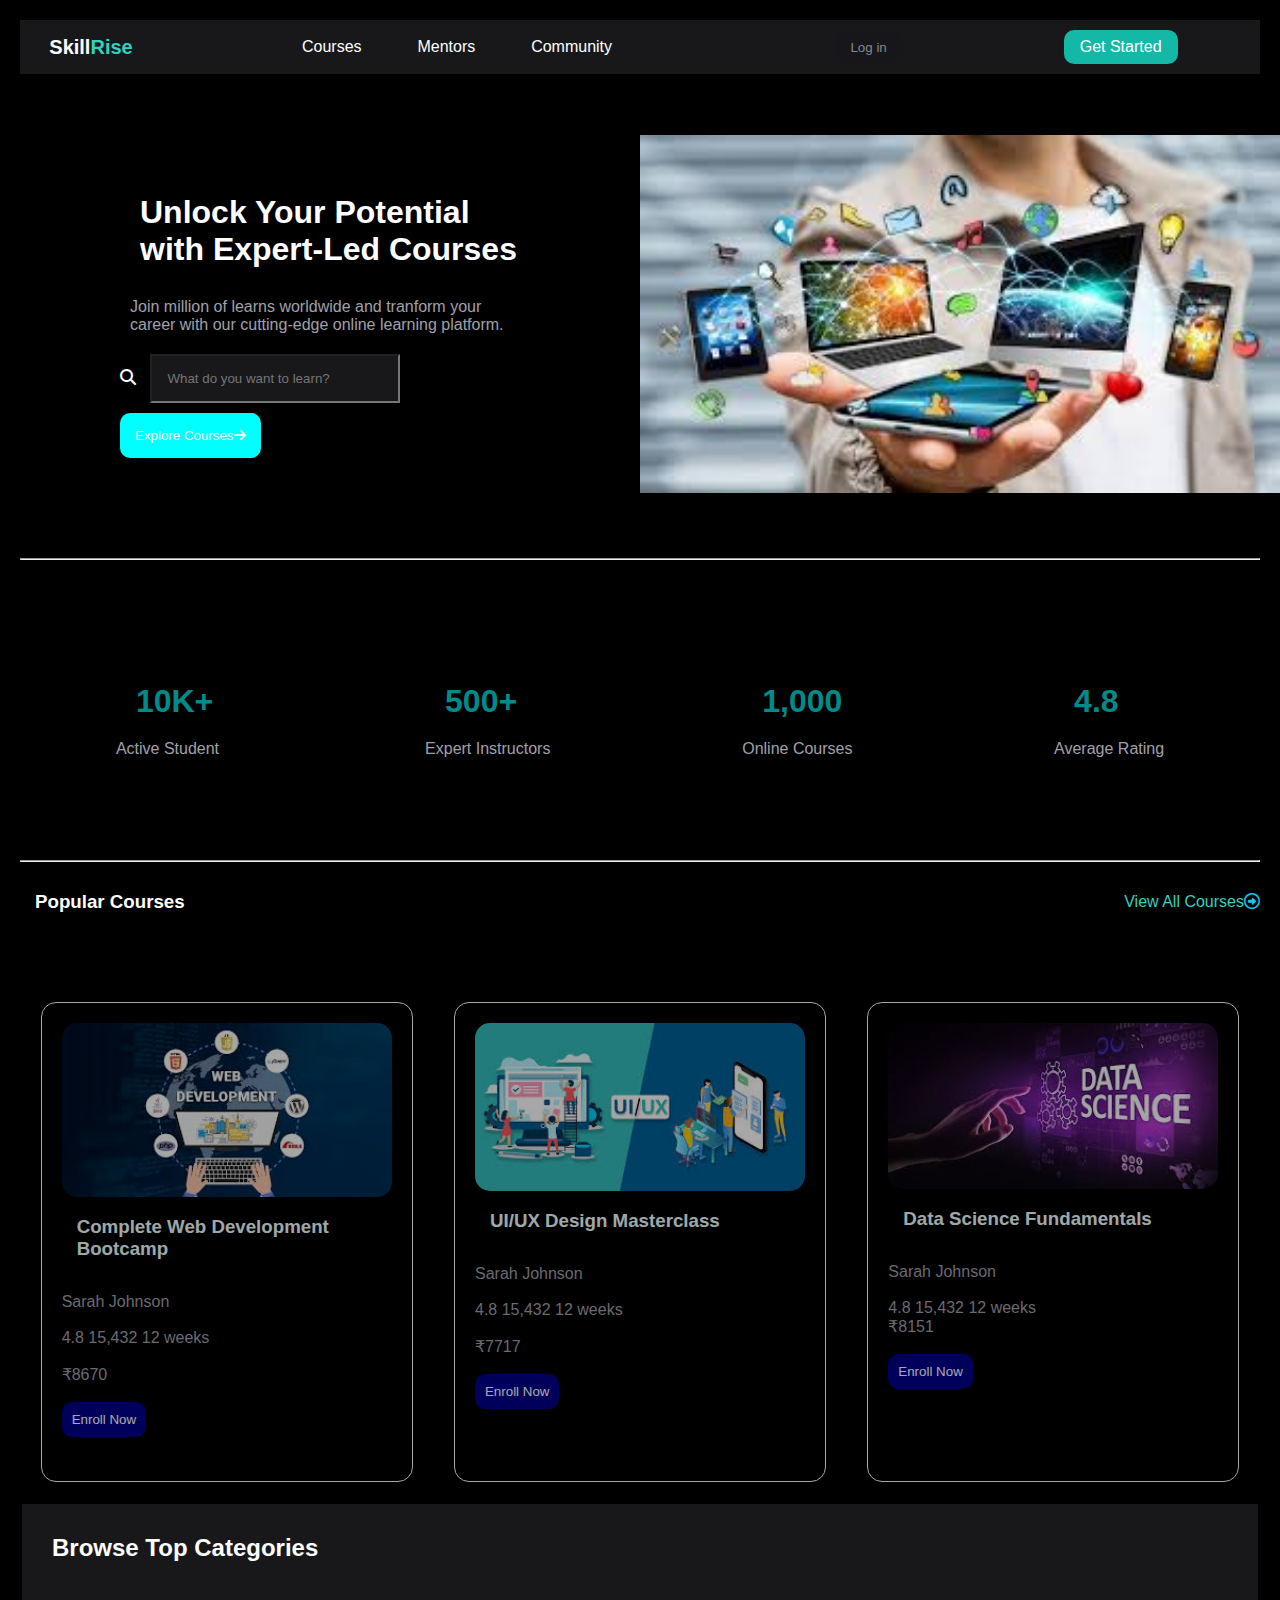
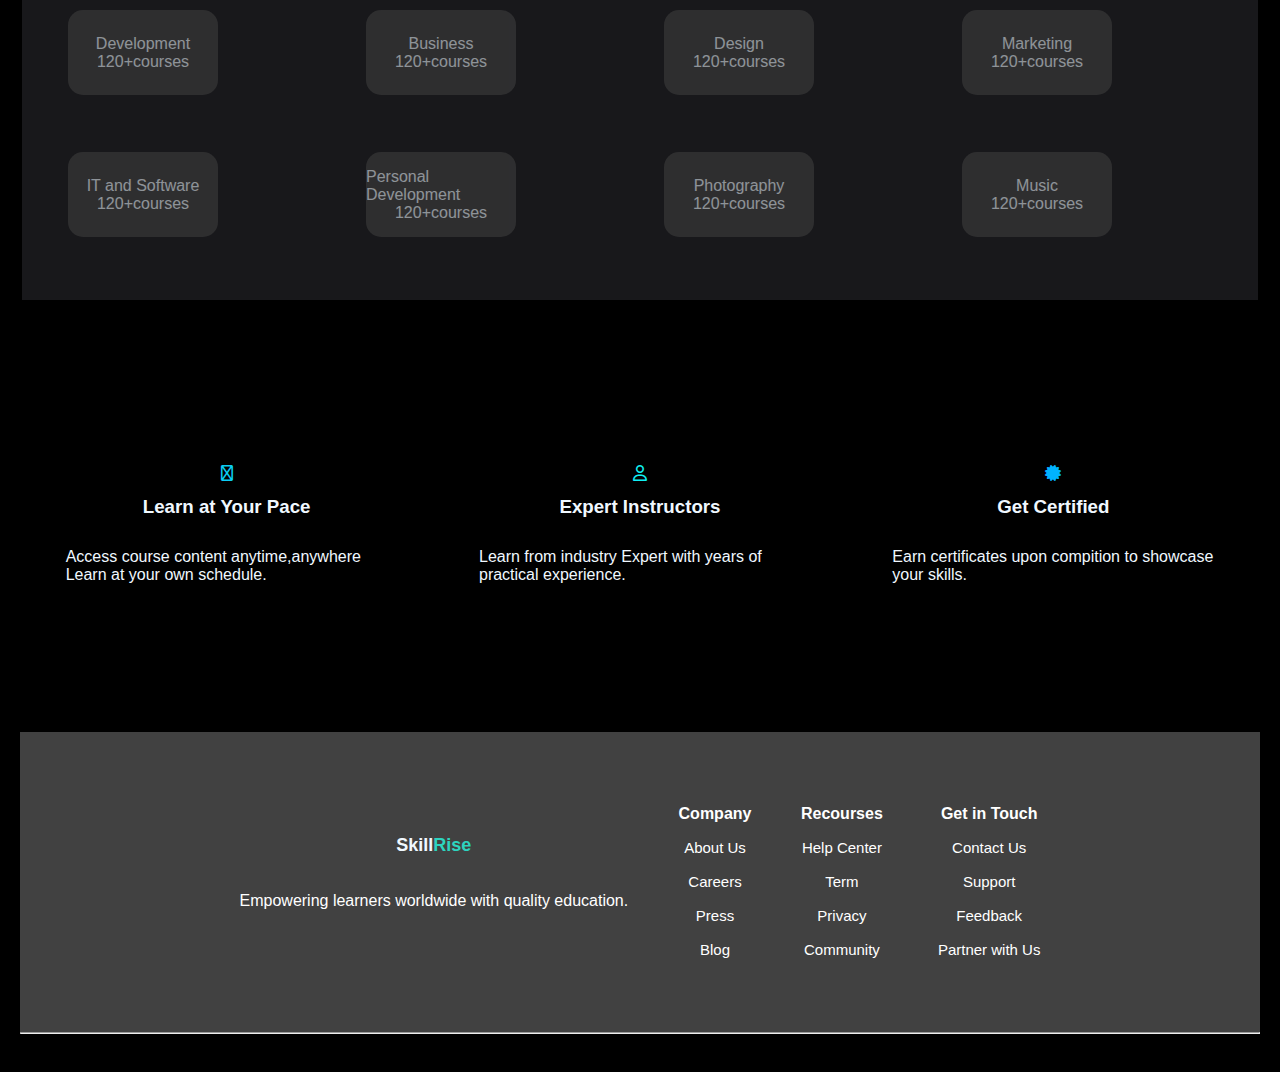
<file: index.html>
<!DOCTYPE html>
<html>
  <head>
    <title>Hello, World!</title>
    <link rel="stylesheet" href="css/HomeP.css" />
      <link rel="stylesheet" href="https://cdnjs.cloudflare.com/ajax/libs/font-awesome/6.7.2/css/all.min.css" integrity="sha512-Evv84Mr4kqVGRNSgIGL/F/aIDqQb7xQ2vcrdIwxfjThSH8CSR7PBEakCr51Ck+w+/U6swU2Im1vVX0SVk9ABhg==" crossorigin="anonymous" referrerpolicy="no-referrer" />
  </head>
  <body>
    <div id="main">
      <div id="nav">
        <div id="nav1">
          <span>Skill</span>
          <span class="span1">Rise</span>
        </div>
        <div id="nav2">
          <a>Courses</a>
          <a>Mentors</a>
          <a>Community</a>
        </div>
        <div id="nav3">
          <button class="btn1"><a href="html/Login_page.html">Log in</a></button>
          <button class="btn2"><a href="html/Get_started.html">Get Started</a></button>
        </div>
      </div>
      <div id="containt1">
          <div id="part1">
             <h1>Unlock Your Potential with Expert-Led Courses</h1>
              <p>Join million of learns worldwide and tranform your career with our cutting-edge online learning platform.</p>
              <i class="fa-solid fa-magnifying-glass" style="color: #fbfcfe;"></i>
              <input type="text" placeholder="What do you want to learn?">
              <button>Explore Courses<i class="fa-solid fa-arrow-right" style="color: #f9fafb;"></i></button>
          </div>
          <div id="part2">
              <img src="images/im.jpg">
          </div>
        </div>
        <hr>
        <div id="box">
            <div class="box1">
                <h1>10K+</h1>
                <p>Active Student</p>
            </div>
            <div class="box1">
                <h1>500+</h1>
                <p>Expert Instructors</p>
            </div>
            <div class="box1">
                <h1>1,000</h1>
                <p>Online Courses</p>
            </div>
            <div class="box1">
                <h1>4.8</h1>
                <p>Average Rating</p>
            </div>
        </div>
        <hr>
        <div id="area">
            <div id="item">
                <h3>Popular Courses</h3>
                <a>View All Courses<i class="fa-regular fa-circle-right" style="color: #07cbf2;"></i></a>
            </div>
            <div id="cards">
                <div class="card">
                    <img src="images/develop.jpg">
                    <h3>Complete Web Development Bootcamp</h3><br>
                    <p>Sarah Johnson</p><br>
                    <p>4.8  15,432  12 weeks</p><br>
                    <p>₹8670</p><br>
                    <button>Enroll Now </button>
                </div>
                 <div class="card">
                    <img src="images/UI_UX.jpg">
                    <h3>UI/UX Design Masterclass</h3><br>
                    <p>Sarah Johnson</p><br>
                    <p>4.8  15,432  12 weeks</p><br>
                    <p>₹7717</p><br>
                    <button>Enroll Now </button>
                </div>
                 <div class="card">
                    <img src="images/DataScience.jpg">
                    <h3>Data Science Fundamentals</h3><br>
                    <p>Sarah Johnson</p><br>
                    <p>4.8  15,432  12 weeks</p>
                    <p>₹8151</p><br>
                    <button>Enroll Now </button>
                </div>
            </div>
        </div>
        <div id="categories">
            <h2> Browse Top Categories</h2>
             <div id="courses_type">
                <div class="typ-one"> 
                    <p>Development</p>
                    <p>120+courses</p>
                </div>
                <div class="typ-one"> 
                    <p>Business </p>
                    <p>120+courses</p>
                </div>
                <div class="typ-one"> 
                    <p>Design</p>
                    <p>120+courses</p>
                </div>
                <div class="typ-one"> 
                    <p>Marketing</p>
                    <p>120+courses</p>
                </div>
                <div class="typ-one"> 
                    <p>IT and Software</p>
                    <p>120+courses</p>
                </div>
                <div class="typ-one"> 
                    <p>Personal Development</p>
                    <p>120+courses</p>
                </div>
                <div class="typ-one"> 
                    <p>Photography</p>
                    <p>120+courses</p>
                </div>
                <div class="typ-one"> 
                    <p>Music</p>
                    <p>120+courses</p>
                </div>
          </div>
        </div>
        <div id="div-box">
            <div class="box2">
                <i class="fa-regular fa-book-open" style="color: #0bcdf4;"></i>
                <h3>Learn at Your Pace</h3>
                <p>Access course content anytime,anywhere Learn at your own schedule.</p>
            </div>
            <div class="box2">
                <i class="fa-regular fa-user" style="color: #10f0f4;"></i>
                <h3>Expert Instructors</h3>
                <p>Learn from industry Expert with years of practical experience.</p>
            </div>
            <div class="box2">
                <i class="fa-solid fa-certificate" style="color: #00b3ff;"></i>
                <h3>Get Certified</h3>
                <p>Earn certificates upon compition to showcase your skills.</p>
            </div>
        </div>
        <div id="footer">
                <ul>
                    <li><p class="skill">Skill</p><p class="rise">Rise</p></li>
                    <li><p class="second">Empowering learners worldwide with quality education.</p></li>
                </ul>
                <ul>
                    <li class="footer-item">Company</li>
                    <li><a href="HomePage.html">About Us</a></li>
                    <li><a href="HomePage.html">Careers</a></li>
                    <li><a href="HomePage.html">Press</a></li>
                    <li><a href="HomePage.html">Blog</a></li>
                </ul>
                <ul>
                    <li class="footer-item">Recourses</li>
                    <li><a href="HomePage.html">Help Center</a></li>
                    <li><a href="HomePage.html">Term</a></li>
                    <li><a href="HomePage.html">Privacy</a></li>
                    <li><a href="HomePage.html">Community</a></li>
                </ul>
                <ul>
                    <li class="footer-item">Get in Touch</li>
                    <li><a href="HomePage.html">Contact Us </a></li>
                    <li><a href="HomePage.html">Support</a></li>
                    <li><a href="HomePage.html">Feedback</a></li>
                    <li><a href="HomePage.html">Partner with Us</a></li>
                </ul>
        </div>
        <hr>
        <div class="last-section">
            <p>2025 SkillRise.All rights reserved. </p>
        </div>
    </div>   
  </body>
</html>
</file>
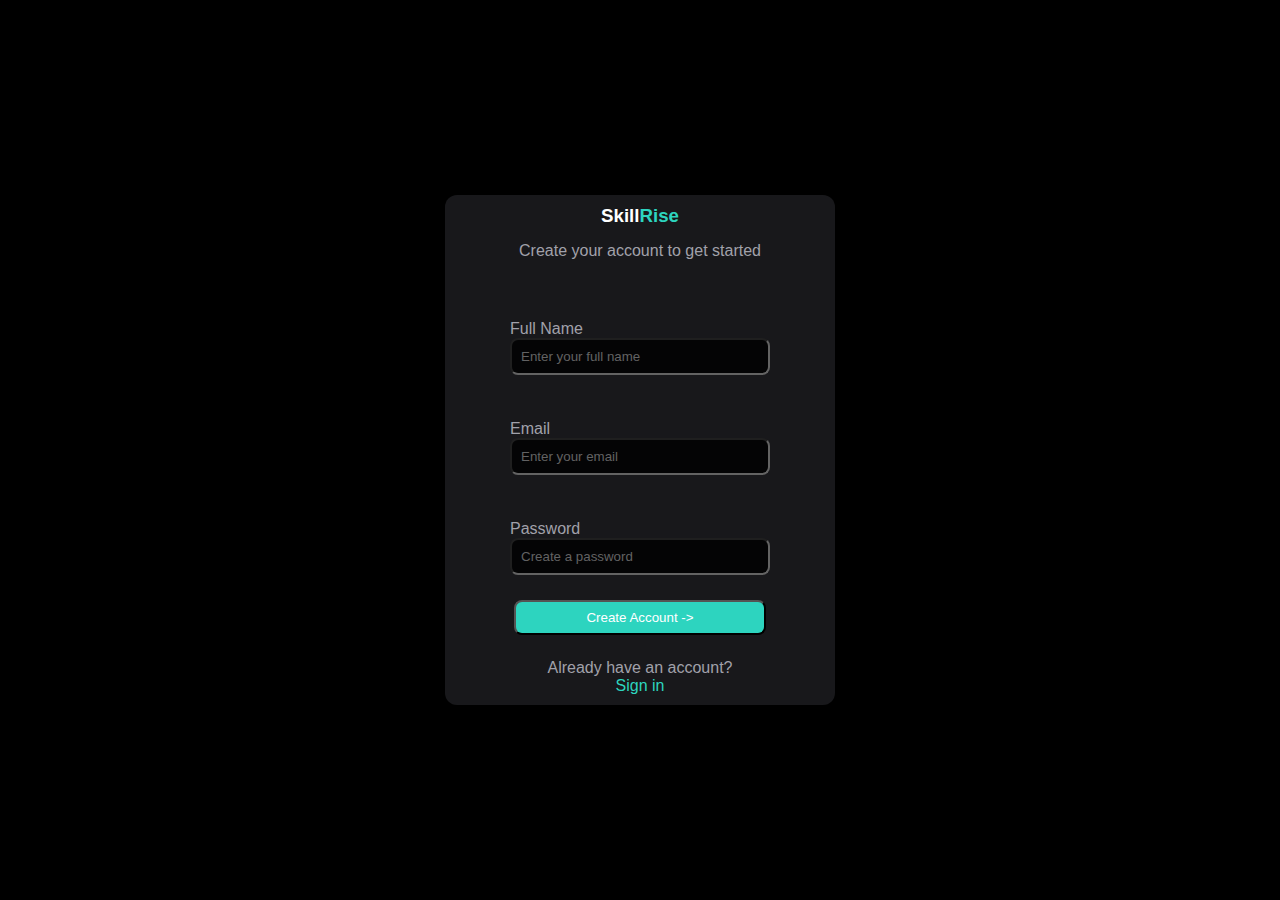
<file: Get_started.html>
<!DOCTYPE>
<html lang="en">
    <head>
        <title>Get Started Page</title>
        <style>
            *{
                margin: 0;
                padding: 0;
                box-sizing: border-box;
            }
            body{
                width: 100%;
                height: 100%;
                background-color:black;
                font-family: sans-serif;
                display: flex;
                justify-content: center;
                align-items: center;
            }
            .container{
                width:390px;
                height:510px;
                background-color:#18181B;
                padding:10px;
                border-radius: 12px;
                display: flex;
                flex-direction: column;
                justify-content: center;
                align-items: center;
            }
            .container h3 .skill{
                color:white;
                font-weight: bold;
                display: inline;
            }
            .container h3 .rise{
                color:#2DD4BF;
                font-weight: bold;
                display: inline;
            }
            .container .start{
                color:#A1A1AA;
                padding:15px;
            }
            .container form{
                width: 100%;
                height: 100%;
                padding:5px;
                display: flex;
                flex-direction: column;
                justify-content: center;
                align-items: center;
            }
            .container form .group-one{
                padding: 20px;
                display: flex;
                flex-direction: column;
                margin-bottom: 5px;
            }
             .container form .group-one .input-tag{
                padding:9px 70px 9px 9px;
                 background-color: black;
                 opacity: .8;
                 color:#A1A1AA;
                 border-radius: 8px;
            }
             .container form .group-one label{
                color:#A1A1AA;
            }
            .container form .btn{
                background-color:#2DD4BF;
                color:white;
                font-weight: 500;
                padding: 8px 70px;
                border-radius:8px;
            }
            .container pree{
                color:#A1A1AA;
            }
            .container pree .sign-in{
                color:#2DD4BF;
                text-align: center;
            }
        </style>
    </head>
    <body>
        <div class="container">
            <h3><p class="skill">Skill</p><p class="rise">Rise</p></h3>
            <p class="start">Create your account to get started</p>
            <form action="">
                <div class="group-one">
                    <label for="name">Full Name</label>
                    <input type="text"  class="input-tag" placeholder="Enter your full name" id="name" required>
                </div>
                 <div class="group-one">
                    <label for="mail">Email</label>
                    <input type="text" class="input-tag" placeholder="Enter your email" id="mail" required>
                </div>
                 <div class="group-one">
                    <label for="pw">Password</label>
                    <input type="text" class="input-tag" placeholder="Create a password" id="pw" required>
                </div>
                <button class="btn">Create Account -></button>
            </form>
            <pree>Already have an account?<p class="sign-in"><a>Sign in</a></p></pree>
        </div>
        <script>
            var neww=document.querySelector('.btn')
            neww.addEventListener("click",function(){
                alert("Acoount is Created Successfully")
            })
        </script>
    </body>
</html>
</file>
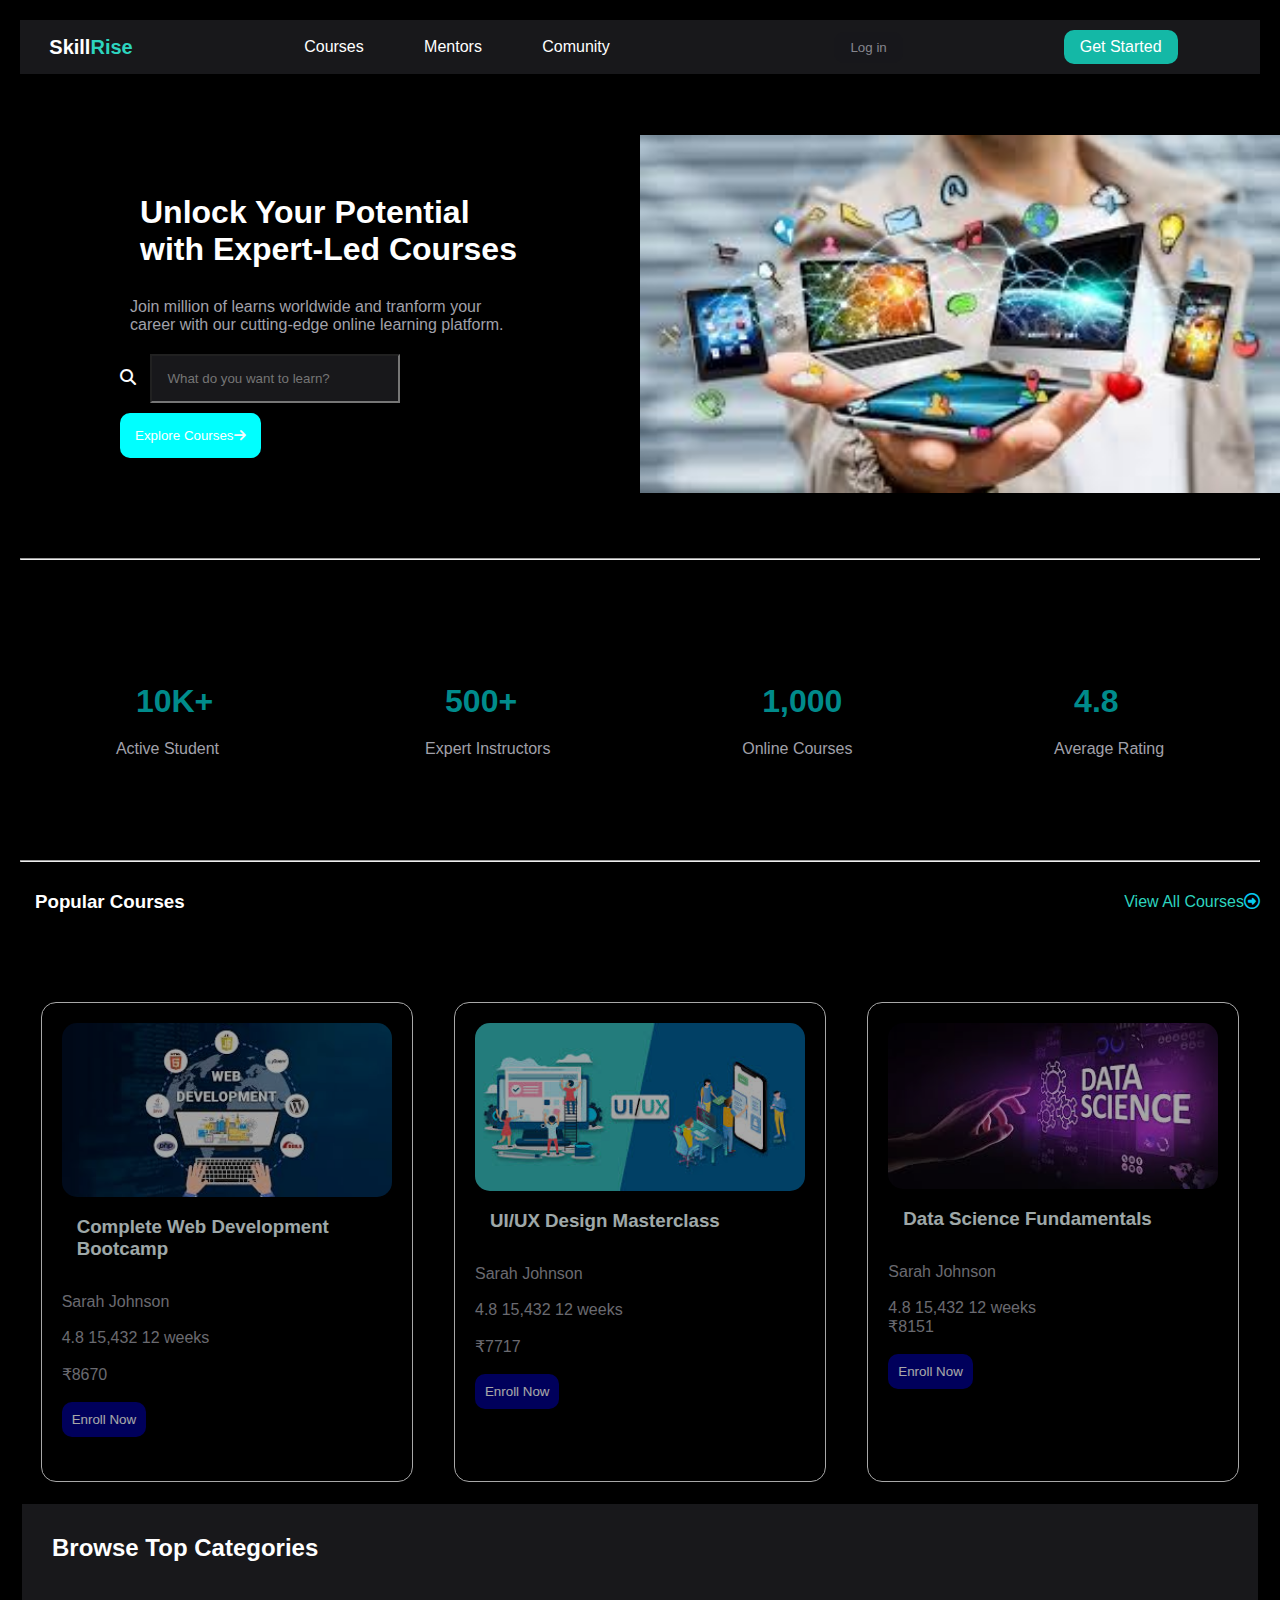
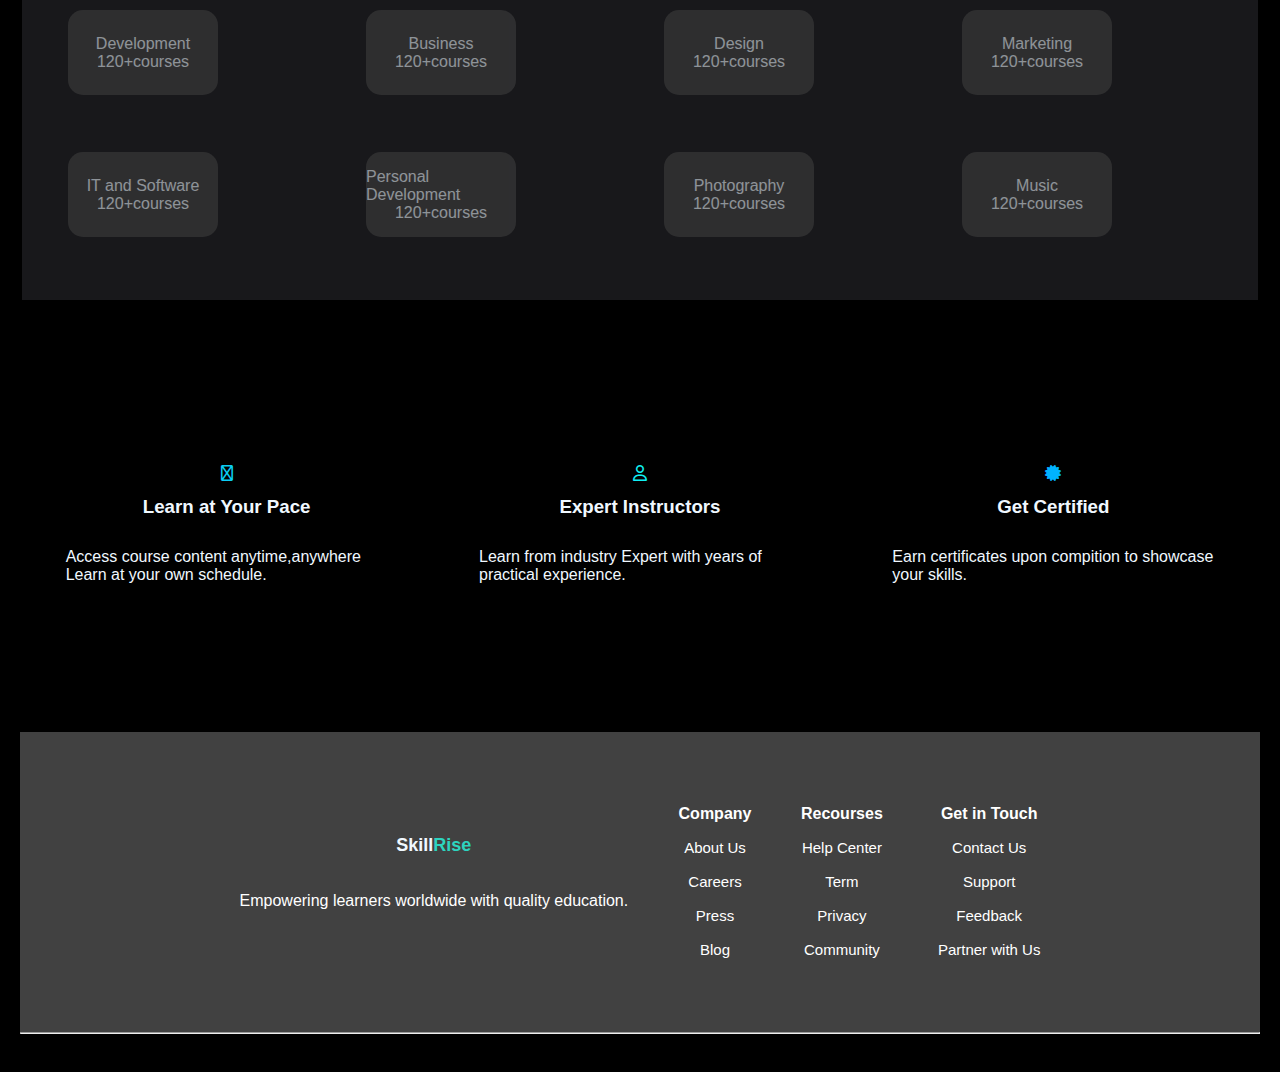
<file: HomePage.html>
<!DOCTYPE html>
<html>
  <head>
    <title>Hello, World!</title>
    <link rel="stylesheet" href="css/HomeP.css" />
      <link rel="stylesheet" href="https://cdnjs.cloudflare.com/ajax/libs/font-awesome/6.7.2/css/all.min.css" integrity="sha512-Evv84Mr4kqVGRNSgIGL/F/aIDqQb7xQ2vcrdIwxfjThSH8CSR7PBEakCr51Ck+w+/U6swU2Im1vVX0SVk9ABhg==" crossorigin="anonymous" referrerpolicy="no-referrer" />
  </head>
  <body>
    <div id="main">
      <div id="nav">
        <div id="nav1">
          <span>Skill</span>
          <span class="span1">Rise</span>
        </div>
        <div id="nav2">
          <a>Courses</a>
          <a>Mentors</a>
          <a>Comunity</a>
        </div>
        <div id="nav3">
          <button class="btn1"><a href="html/Login_page.html">Log in</a></button>
          <button class="btn2"><a href="html/Get_started.html">Get Started</a></button>
        </div>
      </div>
      <div id="containt1">
          <div id="part1">
             <h1>Unlock Your Potential with Expert-Led Courses</h1>
              <p>Join million of learns worldwide and tranform your career with our cutting-edge online learning platform.</p>
              <i class="fa-solid fa-magnifying-glass" style="color: #fbfcfe;"></i>
              <input type="text" placeholder="What do you want to learn?">
              <button>Explore Courses<i class="fa-solid fa-arrow-right" style="color: #f9fafb;"></i></button>
          </div>
          <div id="part2">
              <img src="images/im.jpg">
          </div>
        </div>
        <hr>
        <div id="box">
            <div class="box1">
                <h1>10K+</h1>
                <p>Active Student</p>
            </div>
            <div class="box1">
                <h1>500+</h1>
                <p>Expert Instructors</p>
            </div>
            <div class="box1">
                <h1>1,000</h1>
                <p>Online Courses</p>
            </div>
            <div class="box1">
                <h1>4.8</h1>
                <p>Average Rating</p>
            </div>
        </div>
        <hr>
        <div id="area">
            <div id="item">
                <h3>Popular Courses</h3>
                <a>View All Courses<i class="fa-regular fa-circle-right" style="color: #07cbf2;"></i></a>
            </div>
            <div id="cards">
                <div class="card">
                    <img src="images/develop.jpg">
                    <h3>Complete Web Development Bootcamp</h3><br>
                    <p>Sarah Johnson</p><br>
                    <p>4.8  15,432  12 weeks</p><br>
                    <p>₹8670</p><br>
                    <button>Enroll Now </button>
                </div>
                 <div class="card">
                    <img src="images/UI_UX.jpg">
                    <h3>UI/UX Design Masterclass</h3><br>
                    <p>Sarah Johnson</p><br>
                    <p>4.8  15,432  12 weeks</p><br>
                    <p>₹7717</p><br>
                    <button>Enroll Now </button>
                </div>
                 <div class="card">
                    <img src="images/DataScience.jpg">
                    <h3>Data Science Fundamentals</h3><br>
                    <p>Sarah Johnson</p><br>
                    <p>4.8  15,432  12 weeks</p>
                    <p>₹8151</p><br>
                    <button>Enroll Now </button>
                </div>
            </div>
        </div>
        <div id="categories">
            <h2> Browse Top Categories</h2>
             <div id="courses_type">
                <div class="typ-one"> 
                    <p>Development</p>
                    <p>120+courses</p>
                </div>
                <div class="typ-one"> 
                    <p>Business </p>
                    <p>120+courses</p>
                </div>
                <div class="typ-one"> 
                    <p>Design</p>
                    <p>120+courses</p>
                </div>
                <div class="typ-one"> 
                    <p>Marketing</p>
                    <p>120+courses</p>
                </div>
                <div class="typ-one"> 
                    <p>IT and Software</p>
                    <p>120+courses</p>
                </div>
                <div class="typ-one"> 
                    <p>Personal Development</p>
                    <p>120+courses</p>
                </div>
                <div class="typ-one"> 
                    <p>Photography</p>
                    <p>120+courses</p>
                </div>
                <div class="typ-one"> 
                    <p>Music</p>
                    <p>120+courses</p>
                </div>
          </div>
        </div>
        <div id="div-box">
            <div class="box2">
                <i class="fa-regular fa-book-open" style="color: #0bcdf4;"></i>
                <h3>Learn at Your Pace</h3>
                <p>Access course content anytime,anywhere Learn at your own schedule.</p>
            </div>
            <div class="box2">
                <i class="fa-regular fa-user" style="color: #10f0f4;"></i>
                <h3>Expert Instructors</h3>
                <p>Learn from industry Expert with years of practical experience.</p>
            </div>
            <div class="box2">
                <i class="fa-solid fa-certificate" style="color: #00b3ff;"></i>
                <h3>Get Certified</h3>
                <p>Earn certificates upon compition to showcase your skills.</p>
            </div>
        </div>
        <div id="footer">
                <ul>
                    <li><p class="skill">Skill</p><p class="rise">Rise</p></li>
                    <li><p class="second">Empowering learners worldwide with quality education.</p></li>
                </ul>
                <ul>
                    <li class="footer-item">Company</li>
                    <li><a href="HomePage.html">About Us</a></li>
                    <li><a href="HomePage.html">Careers</a></li>
                    <li><a href="HomePage.html">Press</a></li>
                    <li><a href="HomePage.html">Blog</a></li>
                </ul>
                <ul>
                    <li class="footer-item">Recourses</li>
                    <li><a href="HomePage.html">Help Center</a></li>
                    <li><a href="HomePage.html">Term</a></li>
                    <li><a href="HomePage.html">Privacy</a></li>
                    <li><a href="HomePage.html">Community</a></li>
                </ul>
                <ul>
                    <li class="footer-item">Get in Touch</li>
                    <li><a href="HomePage.html">Contact Us </a></li>
                    <li><a href="HomePage.html">Support</a></li>
                    <li><a href="HomePage.html">Feedback</a></li>
                    <li><a href="HomePage.html">Partner with Us</a></li>
                </ul>
        </div>
        <hr>
        <div class="last-section">
            <p>2025 SkillRise.All rights reserved. </p>
        </div>
    </div>   
  </body>
</html>
</file>
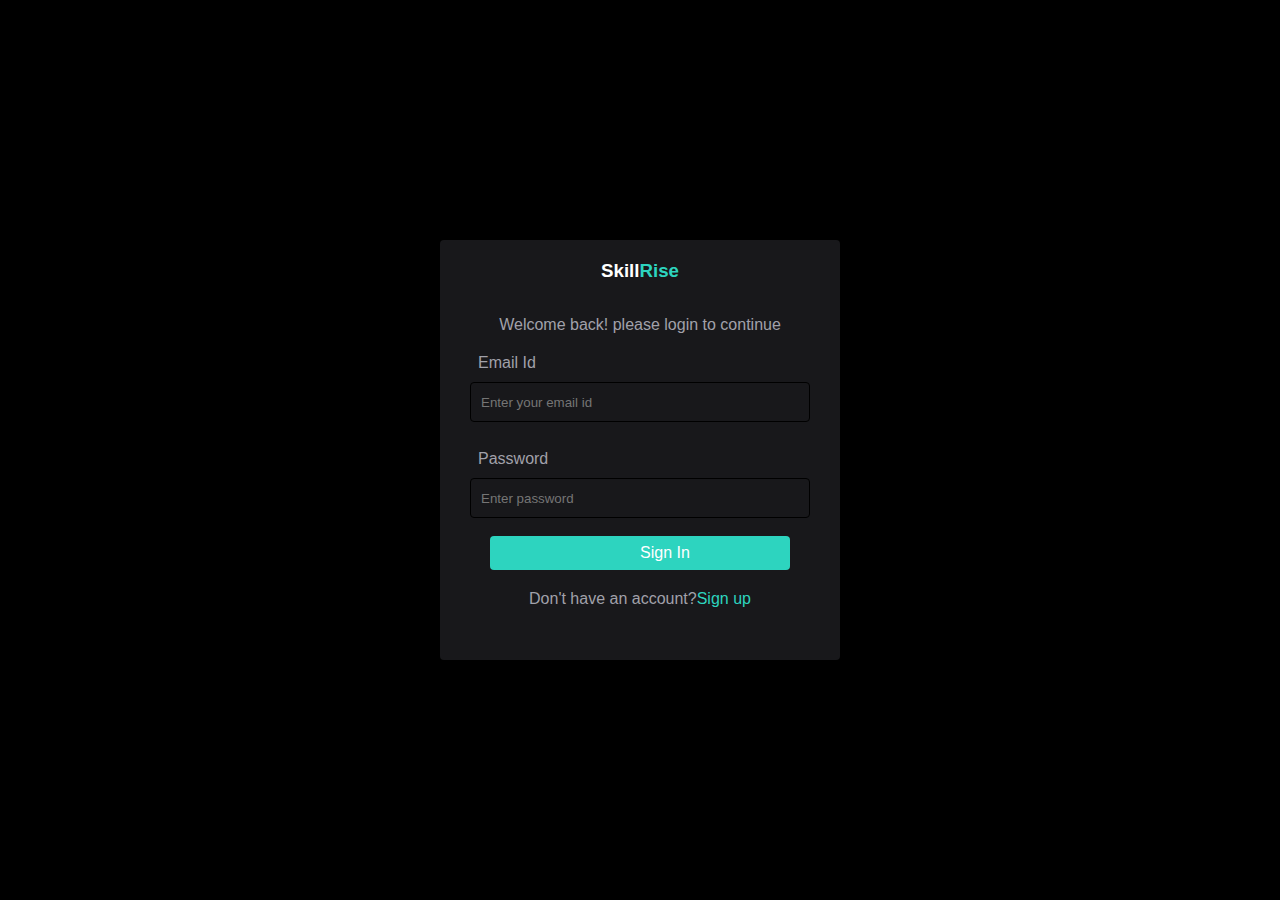
<file: Login_page.html>
<!DOCTYPE html>
<html lang="en">
    <head>
        <title>Login Page</title>
        <style>
            *{
                margin: 0;
                padding: 0;
                box-sizing: border-box;
            }
            body{
                min-height: 100vh;
                background-color:black;
                display: flex;
                font-family: sans-serif;
            }
            .container{
                margin:auto;
                width:400px;
                height: 420px;
                border-radius: 12px;
            }
            .container form{
                width: 100%;
                height: 100%;
                padding: 20px;
                background-color:#18181B;
                border-radius: 4px;
                box-shadow: 0 8px 16px rgba(0,0,0,.3);
            }
            .container form h3{
                text-align: center;
                margin-bottom: 24px;
                color:white;
                font-weight: bold;
            }
            .container form .form-control{
                width:100%;
                height:40px;
                background:#18181B;
                border-radius: 4px;
                border:1px solid black;
                margin:10px 0 8px 0;
                padding: 0 10px;
            }
            .container form .btn{
                margin-left: 50%;
                transform:translateX(-50%);
                width:120px;
                height: 34px;
                border:none;
                outline:none;
                background:#2DD4BF;
                cursor: pointer;
                font-size: 16px;
                color:white;
                border-radius: 4px;
                transition: .3s;
                padding: 8px 150px;
                text-align: center;
            }
            .container form .btn:hover{
                opacity: .7;
            }
            .container form h3 .part1{
                color:#2DD4BF;
                display: inline;
            }
            .container form h3 .skill{
                display: inline;
            }
            .container form .part2{
                text-align: center;
                padding: 10px;
                color:#A1A1AA;
            }
            .container form .form-group label{
                color:#A1A1AA;
                padding: 8px;
            }
            .container form .form-group{
                padding: 10px;
            }
            .container form .sign-up{
                color:#A1A1AA;
                padding-top: 20px;
                text-align: center;
            }
            .container form .sign-up a{
                text-decoration: none;
                color:#2DD4BF;
                text-align: center;
            }
            .container form .btn{
                display: flex;
                justify-content: center;
            } 
        </style>
    </head>
    <body>
        <div class="container">
            <form action="">
                <h3><p class="skill">Skill</p><p class="part1">Rise </p></h3>
                <p class="part2">Welcome back! please login to continue</p>
                <div class="form-group">
                    <label for="">Email Id</label>
                    <input type="text" placeholder="Enter your email id" class="form-control" required>
                </div>
                <div class="form-group">
                    <label for="">Password</label>
                    <input type="password" placeholder="Enter password" class="form-control" required>
                </div>
                <input type="submit" class="btn" value="Sign In">
                <p class="sign-up">Don't have an account?<a>Sign up</a></p>
            </form>
        </div>
        <script>
            const Submit=document.querySelector('.btn')
            Submit.addEventListener("click",function(){
               alert('Congratulations! you are successfully loged in.')  
            })
        </script>
    </body>
</html>
</file>
<file: css/HomeP.css>
*{
  padding:0px;
  margin:0px;
  box-sizing:border-box;
    font-family: sans-serif;
}
html,body{
  width:100%;
  height:100%;
    background-color:black;
}
#main{
    width:100%;
    padding:20px;
    background-color:black;

}
#nav{
  width:100%;
  height:30%;
    padding: 10px;
  background-color:#18181B;
  display: flex;
  justify-content:space-between;
  align-items:center;
 
}  
#nav1{
   width:10%;
   font-weight: bold;
   font-size: 20px;
    color:#FFFFFF;
    display: flex;
    justify-content: center;
    align-items:center;
}
#nav2{
  width:30%;
  color:#ffffff;
  display: flex;
  justify-content:space-around;
  align-items:center;
}
#nav3{
  width:40%;
  display: flex;
  justify-content:space-around;
  align-items:center;
}
button{
    border:white;
    border-radius: 10px;
}
.btn1{
    background-color:#18181Bcc;
    color:#A1A1AA;
    padding: 8px 16px;
}
.btn1 a{
    text-decoration: none;
    color:#A1A1AA;
}
.btn1 ,.btn2:hover{
    opacity: .8;
}
.btn2 a{
    text-decoration: none;
    color:#ffffff;
}
.btn2{
    background-color:#14B8A6;
    color:#ffffff;
    font-size: 16px;
    padding:8px 16px;
    margin: 0px 0px 0px 16px;
}
.span1{
    color:#2DD4BF;
}
#nav #nav1 span:hover{
    background-color:white;
    opacity:0.2;
}
#nav #nav2 a:hover{
    background-color:black;
    opacity:0.1;
    color:aliceblue;
}
#nav #nav3 button:hover{
    background-color:black;
    opacity:0.1;
    color:aliceblue;
}
#containt1{
    width:100%;
    height:50%;
    background-color:#000000;
    display:flex;
    justify-content: space-between;
    align-items: center;
}
#part1{
    width:50%;
    color:#ffffff;
    padding:100px;
}
#part2{
    width:50%;
}
 #part2 img{
            width:40rem;
        }
h1{
    padding: 20px;
    font-weight: bolder;
}
#part1 p{
    margin:10px;
    color:#A1A1AA;
}
#part1 input{
    width:250px;
    padding:15px;
    margin: 10px;
    background-color: #18181B;
    color:#A1A1AA;    
}

#part1 button{
    padding: 15px;
    background-color:aqua;
    color:white;
    border-radius: 10px;
}
hr{
    color:#A1A1AA;
}
#box{
    width:100%;
    height: 300px;
    display: flex;
    justify-content: space-around;
    align-items: center;
}
.box1 h1{
    color:darkcyan;
}
.box1 p{
    color:#A1A1AA;
}
#area{
    width:100%;
    height:600px;
}
#item{
    width:100%;
    height:80px;
    display: flex;
    justify-content: space-between;
    align-items: center;
}
#item h3{
    color:white;
}
#item a{
    color:#2DD4BF;
}
#cards{
    width:100%;
    height:600px;
    display: flex;
    justify-content: space-around;
    align-items: center;
}
.card{
    width:30%;
    height:480px;
    background-color:black;
    opacity:0.66;
    border:1px solid white;
    padding:20px;
    border-radius: 15px;
}
 .card img{
            width:100%;
            border-radius: 15px;
        }
.card h3{
    color:azure;
}
.card p{
    color:#A1A1AA;
}
.card button{
    background-color: darkblue;
    color:white;
    padding:10px;
    border-radius:10px;
}
#categories{
    width:100%;
    height:400px;
    background-color: #18181B;
    padding:30px;
    border:2px solid black;
    margin-top:40px;
    margin-bottom: 30px;
    
}
h2{
    color:white;
    font-weight: bold;
    margin-bottom:2em;
}
#courses_type{
    width:100%;
    height:80%;
    display:grid;
    grid-template-columns: auto auto auto auto;
    grid-gap: 1em;
    margin-left: 1em;
}
.typ-one{
    width:150px;
    height:85px;
    background-color:#414141;
    opacity:0.55;
    color:aliceblue;
    font-weight:450;
    font-size: 16px;
    border-radius:15px;
    display: flex;
    flex-direction: column;
    justify-content: center;
    align-items: center; 
}
#div-box{
    width:100%;
    height:400px;
    background-color: black;
    display: flex;
    justify-content: space-around;
    align-items:center;
    
}
#div-box .box2{
    width:30%;
    color:aliceblue;
    padding:10px;
    display: flex;
    flex-direction: column;
    align-items: center;
}
.box2 p,h3{
    padding:15px;
}
#footer{
    width:100%;
    height:300px;
    background-color:#414141;
    display: flex;
    justify-content: center;
    align-items: center;
}
#footer ul{
     display: flex;
    flex-direction: column;
    justify-content:space-around;
    align-items: center;
}
#footer ul li{
    color:white;
    list-style: none;
    padding: 8px;
}
#footer ul li .second{
    padding: 20px;
}
#footer ul li a{
    padding: 20px;
    font-size:15px;
    text-decoration: none;
    color:white;
}
#footer ul li .skill{
    font-weight:bold;
    color:aliceblue;
    display: inline;
    font-size:18px;
}
#footer ul li .rise{
    font-weight:bold;
    color:#2DD4BF;
    display: inline;
    font-size:18px;
}
#footer ul .footer-item{
    font-weight: bold;
}
#containt1 .last-section{
    width:100%;
    height:100px;
    background-color: black;
    color:#A1A1AA;
}
#containt1 .last-section p{
    color:#A1A1AA;
    padding: 5px;
}
</file>
